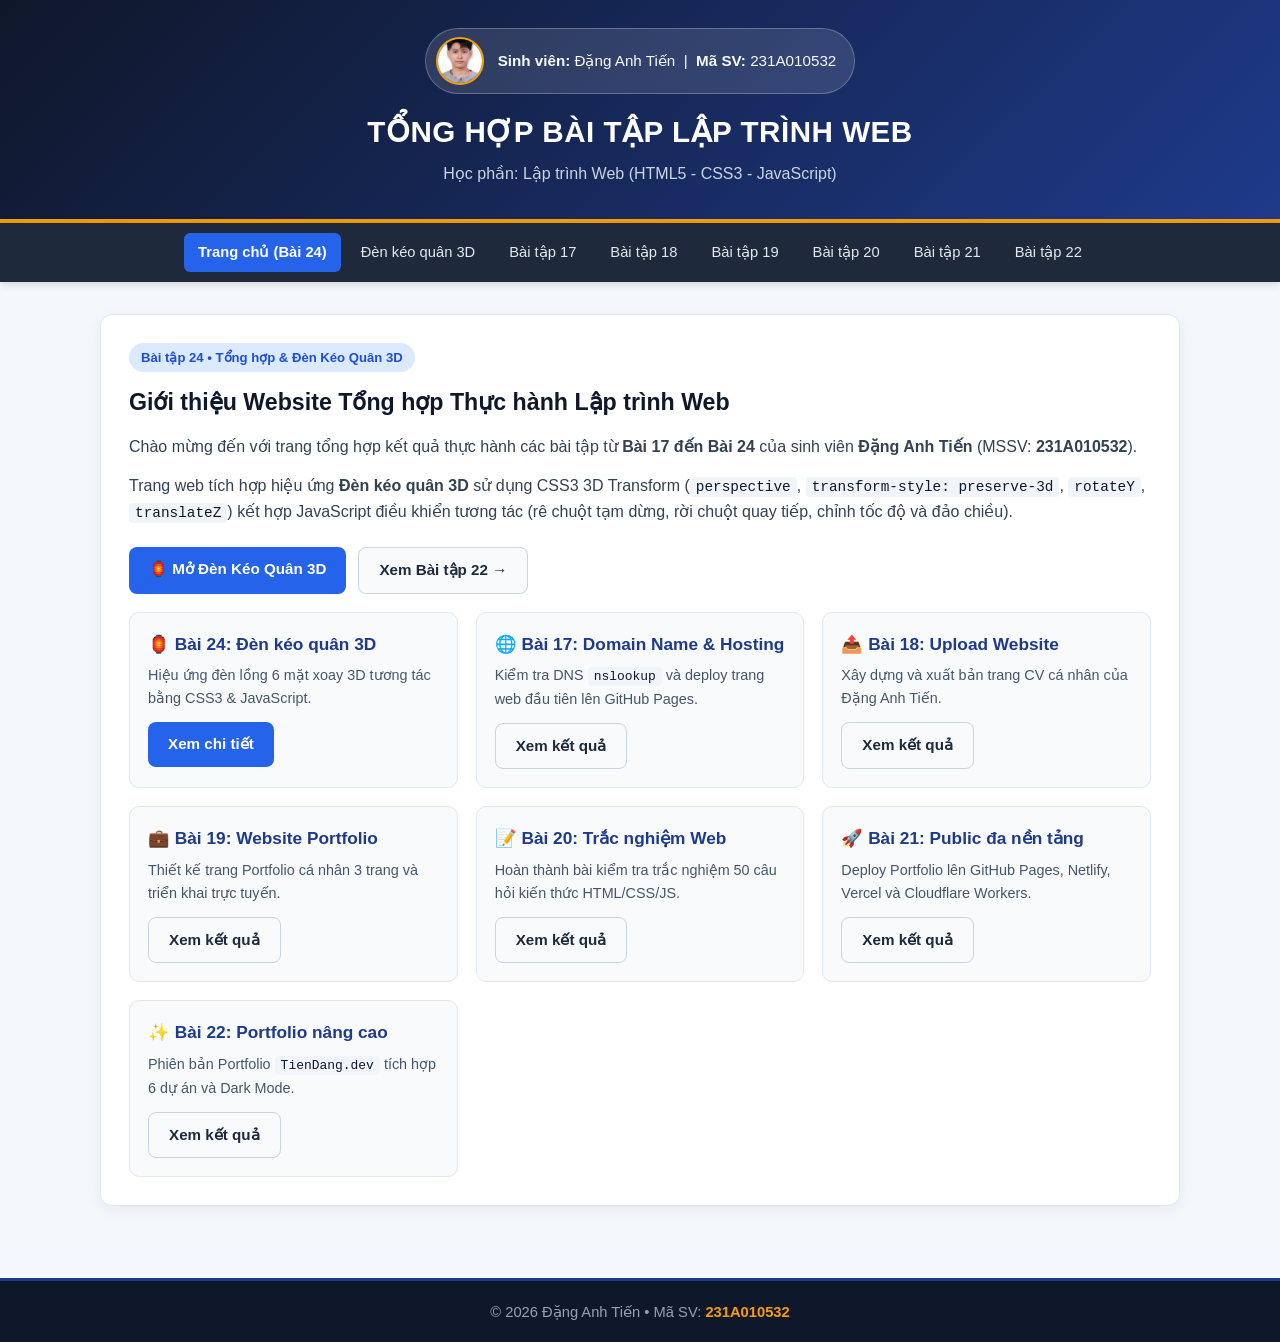
<file: index.html>
<!DOCTYPE html>
<html lang="vi">
<head>
  <meta charset="UTF-8">
  <meta name="viewport" content="width=device-width, initial-scale=1.0">
  <title>Trang chủ - Đặng Anh Tiến (231A010532)</title>
  <link rel="stylesheet" href="css/style.css">
</head>
<body>
  <header class="site-header">
    <div class="container header-inner">
      <div class="student-profile-bar">
        <img src="images/avatar.jpg" alt="Ảnh đại diện Đặng Anh Tiến" class="header-avatar">
        <div class="student-badge">
          <strong>Sinh viên:</strong> Đặng Anh Tiến &nbsp;|&nbsp;
          <strong>Mã SV:</strong> <span id="studentIdDisplay">231A010532</span>
        </div>
      </div>
      <h1>TỔNG HỢP BÀI TẬP LẬP TRÌNH WEB</h1>
      <p>Học phần: Lập trình Web (HTML5 - CSS3 - JavaScript)</p>
    </div>
  </header>

  <nav class="main-nav">
    <div class="container nav-list">
      <a href="index.html" class="active">Trang chủ (Bài 24)</a>
      <a href="den-keo-quan.html">Đèn kéo quân 3D</a>
      <a href="bt17.html">Bài tập 17</a>
      <a href="bt18.html">Bài tập 18</a>
      <a href="bt19.html">Bài tập 19</a>
      <a href="bt20.html">Bài tập 20</a>
      <a href="bt21.html">Bài tập 21</a>
      <a href="bt22.html">Bài tập 22</a>
    </div>
  </nav>

  <main class="container main-content">
    <section class="card">
      <span class="tag">Bài tập 24 • Tổng hợp &amp; Đèn Kéo Quân 3D</span>
      <h2>Giới thiệu Website Tổng hợp Thực hành Lập trình Web</h2>
      <p>Chào mừng đến với trang tổng hợp kết quả thực hành các bài tập từ <strong>Bài 17 đến Bài 24</strong> của sinh viên <strong>Đặng Anh Tiến</strong> (MSSV: <strong>231A010532</strong>).</p>
      <p>Trang web tích hợp hiệu ứng <strong>Đèn kéo quân 3D</strong> sử dụng CSS3 3D Transform (<code>perspective</code>, <code>transform-style: preserve-3d</code>, <code>rotateY</code>, <code>translateZ</code>) kết hợp JavaScript điều khiển tương tác (rê chuột tạm dừng, rời chuột quay tiếp, chỉnh tốc độ và đảo chiều).</p>

      <div class="action-row">
        <a href="den-keo-quan.html" class="btn btn-primary">🏮 Mở Đèn Kéo Quân 3D</a>
        <a href="bt22.html" class="btn btn-outline">Xem Bài tập 22 →</a>
      </div>

      <div class="exercise-grid">
        <div class="ex-item">
          <h3>🏮 Bài 24: Đèn kéo quân 3D</h3>
          <p>Hiệu ứng đèn lồng 6 mặt xoay 3D tương tác bằng CSS3 &amp; JavaScript.</p>
          <a href="den-keo-quan.html" class="btn btn-primary">Xem chi tiết</a>
        </div>
        <div class="ex-item">
          <h3>🌐 Bài 17: Domain Name &amp; Hosting</h3>
          <p>Kiểm tra DNS <code>nslookup</code> và deploy trang web đầu tiên lên GitHub Pages.</p>
          <a href="bt17.html" class="btn btn-outline">Xem kết quả</a>
        </div>
        <div class="ex-item">
          <h3>📤 Bài 18: Upload Website</h3>
          <p>Xây dựng và xuất bản trang CV cá nhân của Đặng Anh Tiến.</p>
          <a href="bt18.html" class="btn btn-outline">Xem kết quả</a>
        </div>
        <div class="ex-item">
          <h3>💼 Bài 19: Website Portfolio</h3>
          <p>Thiết kế trang Portfolio cá nhân 3 trang và triển khai trực tuyến.</p>
          <a href="bt19.html" class="btn btn-outline">Xem kết quả</a>
        </div>
        <div class="ex-item">
          <h3>📝 Bài 20: Trắc nghiệm Web</h3>
          <p>Hoàn thành bài kiểm tra trắc nghiệm 50 câu hỏi kiến thức HTML/CSS/JS.</p>
          <a href="bt20.html" class="btn btn-outline">Xem kết quả</a>
        </div>
        <div class="ex-item">
          <h3>🚀 Bài 21: Public đa nền tảng</h3>
          <p>Deploy Portfolio lên GitHub Pages, Netlify, Vercel và Cloudflare Workers.</p>
          <a href="bt21.html" class="btn btn-outline">Xem kết quả</a>
        </div>
        <div class="ex-item">
          <h3>✨ Bài 22: Portfolio nâng cao</h3>
          <p>Phiên bản Portfolio <code>TienDang.dev</code> tích hợp 6 dự án và Dark Mode.</p>
          <a href="bt22.html" class="btn btn-outline">Xem kết quả</a>
        </div>
      </div>
    </section>
  </main>

  <footer class="site-footer">
    <div class="container">
      <p>&copy; 2026 Đặng Anh Tiến • Mã SV: <span class="footer-mssv">231A010532</span></p>
    </div>
  </footer>

  <script src="js/main.js"></script>
</body>
</html>
</file>
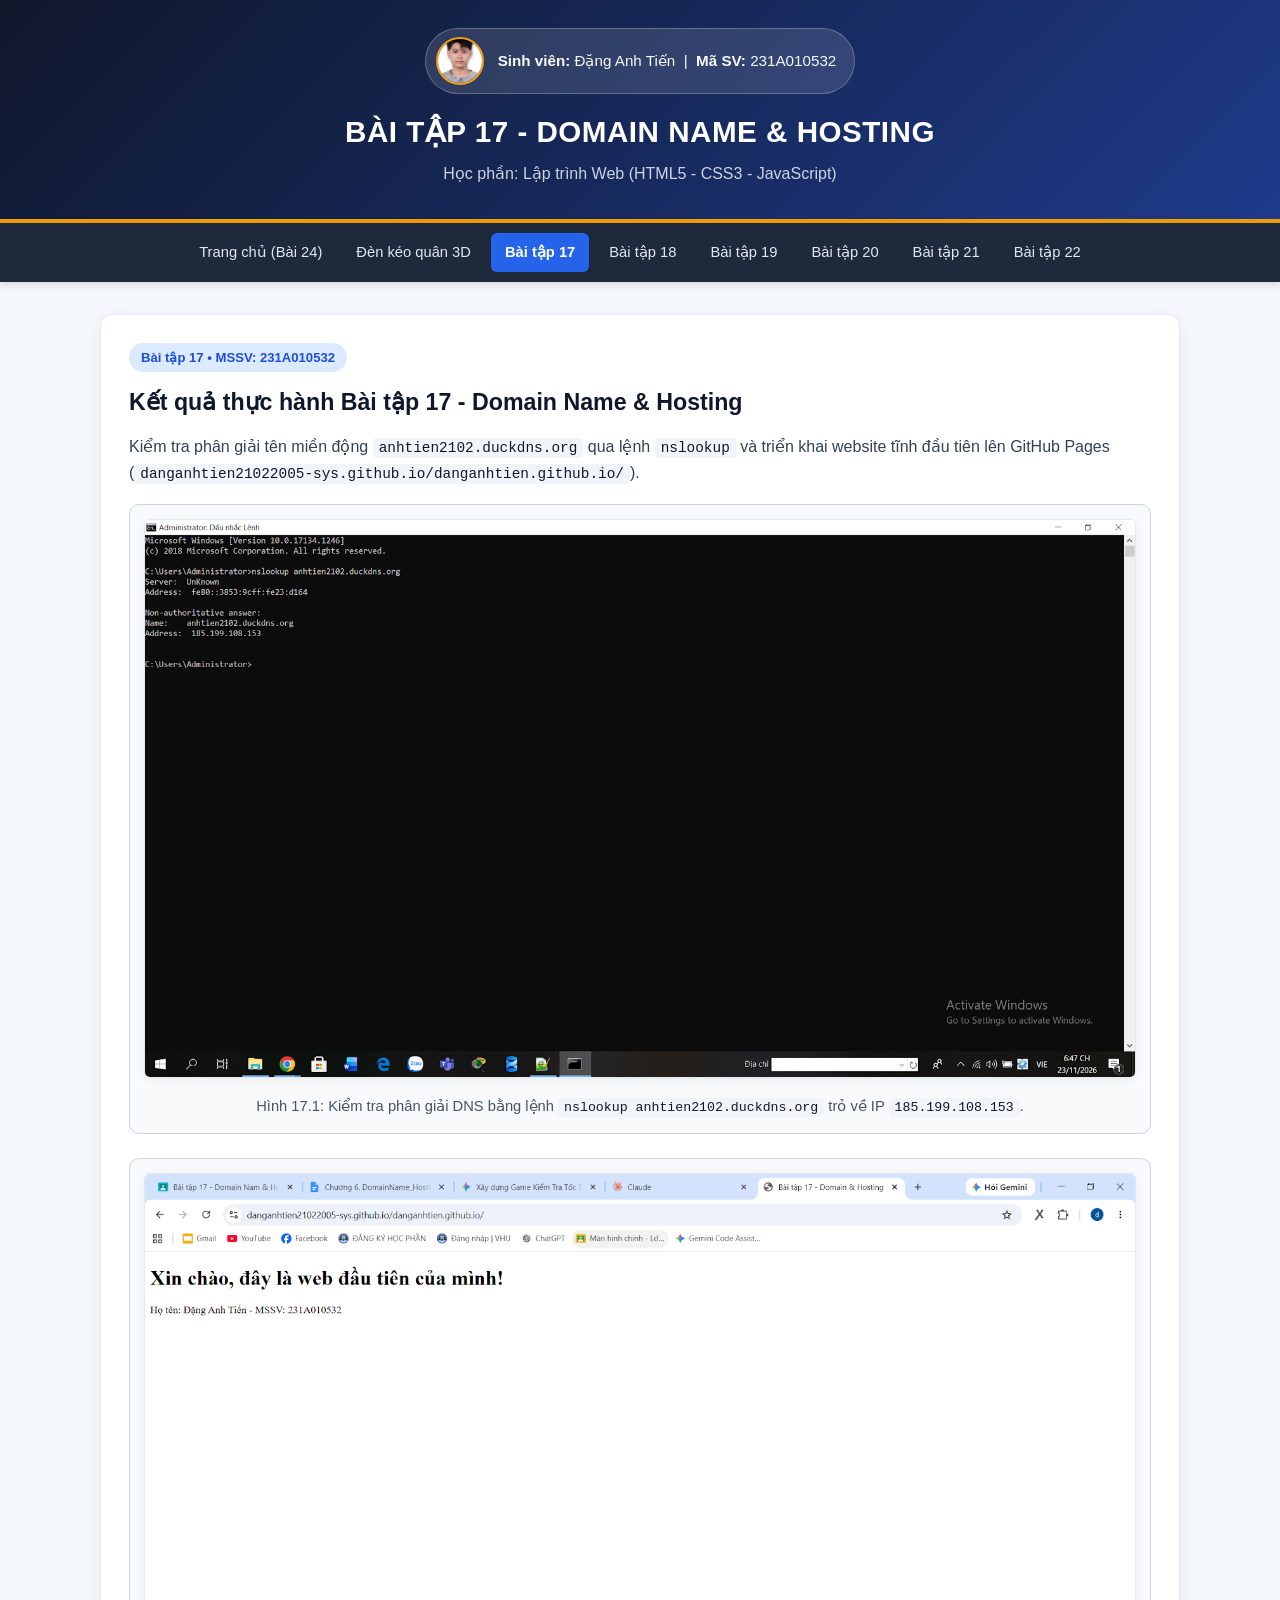
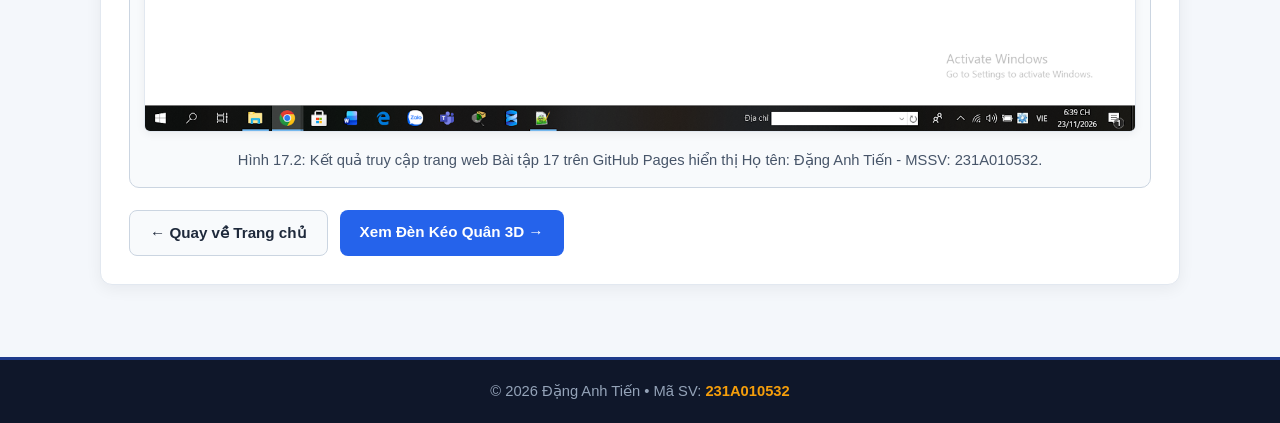
<file: bt17.html>
<!DOCTYPE html>
<html lang="vi">
<head>
  <meta charset="UTF-8">
  <meta name="viewport" content="width=device-width, initial-scale=1.0">
  <title>Bài tập 17 - Đặng Anh Tiến (231A010532)</title>
  <link rel="stylesheet" href="css/style.css">
</head>
<body>
  <header class="site-header">
    <div class="container header-inner">
      <div class="student-profile-bar">
        <img src="images/avatar.jpg" alt="Ảnh đại diện Đặng Anh Tiến" class="header-avatar">
        <div class="student-badge">
          <strong>Sinh viên:</strong> Đặng Anh Tiến &nbsp;|&nbsp;
          <strong>Mã SV:</strong> <span id="studentIdDisplay">231A010532</span>
        </div>
      </div>
      <h1>BÀI TẬP 17 - DOMAIN NAME & HOSTING</h1>
      <p>Học phần: Lập trình Web (HTML5 - CSS3 - JavaScript)</p>
    </div>
  </header>

  <nav class="main-nav">
    <div class="container nav-list">
      <a href="index.html">Trang chủ (Bài 24)</a>
      <a href="den-keo-quan.html">Đèn kéo quân 3D</a>
      <a href="bt17.html" class="active">Bài tập 17</a>
      <a href="bt18.html">Bài tập 18</a>
      <a href="bt19.html">Bài tập 19</a>
      <a href="bt20.html">Bài tập 20</a>
      <a href="bt21.html">Bài tập 21</a>
      <a href="bt22.html">Bài tập 22</a>
    </div>
  </nav>

  <main class="container main-content">
    <section class="card result-card">
      <span class="tag">Bài tập 17 • MSSV: 231A010532</span>
      <h2>Kết quả thực hành Bài tập 17 - Domain Name &amp; Hosting</h2>
      <p>Kiểm tra phân giải tên miền động <code>anhtien2102.duckdns.org</code> qua lệnh <code>nslookup</code> và triển khai website tĩnh đầu tiên lên GitHub Pages (<code>danganhtien21022005-sys.github.io/danganhtien.github.io/</code>).</p>

      <div class="screenshot-grid">
        <figure class="screenshot-box">
          <img src="images/kq-bt17-1.png" alt="Kết quả nslookup anhtien2102.duckdns.org">
          <figcaption>Hình 17.1: Kiểm tra phân giải DNS bằng lệnh <code>nslookup anhtien2102.duckdns.org</code> trỏ về IP <code>185.199.108.153</code>.</figcaption>
        </figure>

        <figure class="screenshot-box">
          <img src="images/kq-bt17-2.png" alt="Kết quả deploy GitHub Pages Bài tập 17">
          <figcaption>Hình 17.2: Kết quả truy cập trang web Bài tập 17 trên GitHub Pages hiển thị Họ tên: Đặng Anh Tiến - MSSV: 231A010532.</figcaption>
        </figure>
      </div>

      <div class="action-row">
        <a href="index.html" class="btn btn-outline">← Quay về Trang chủ</a>
        <a href="den-keo-quan.html" class="btn btn-primary">Xem Đèn Kéo Quân 3D →</a>
      </div>
    </section>
  </main>

  <footer class="site-footer">
    <div class="container">
      <p>&copy; 2026 Đặng Anh Tiến • Mã SV: <span class="footer-mssv">231A010532</span></p>
    </div>
  </footer>

  <script src="js/main.js"></script>
</body>
</html>
</file>
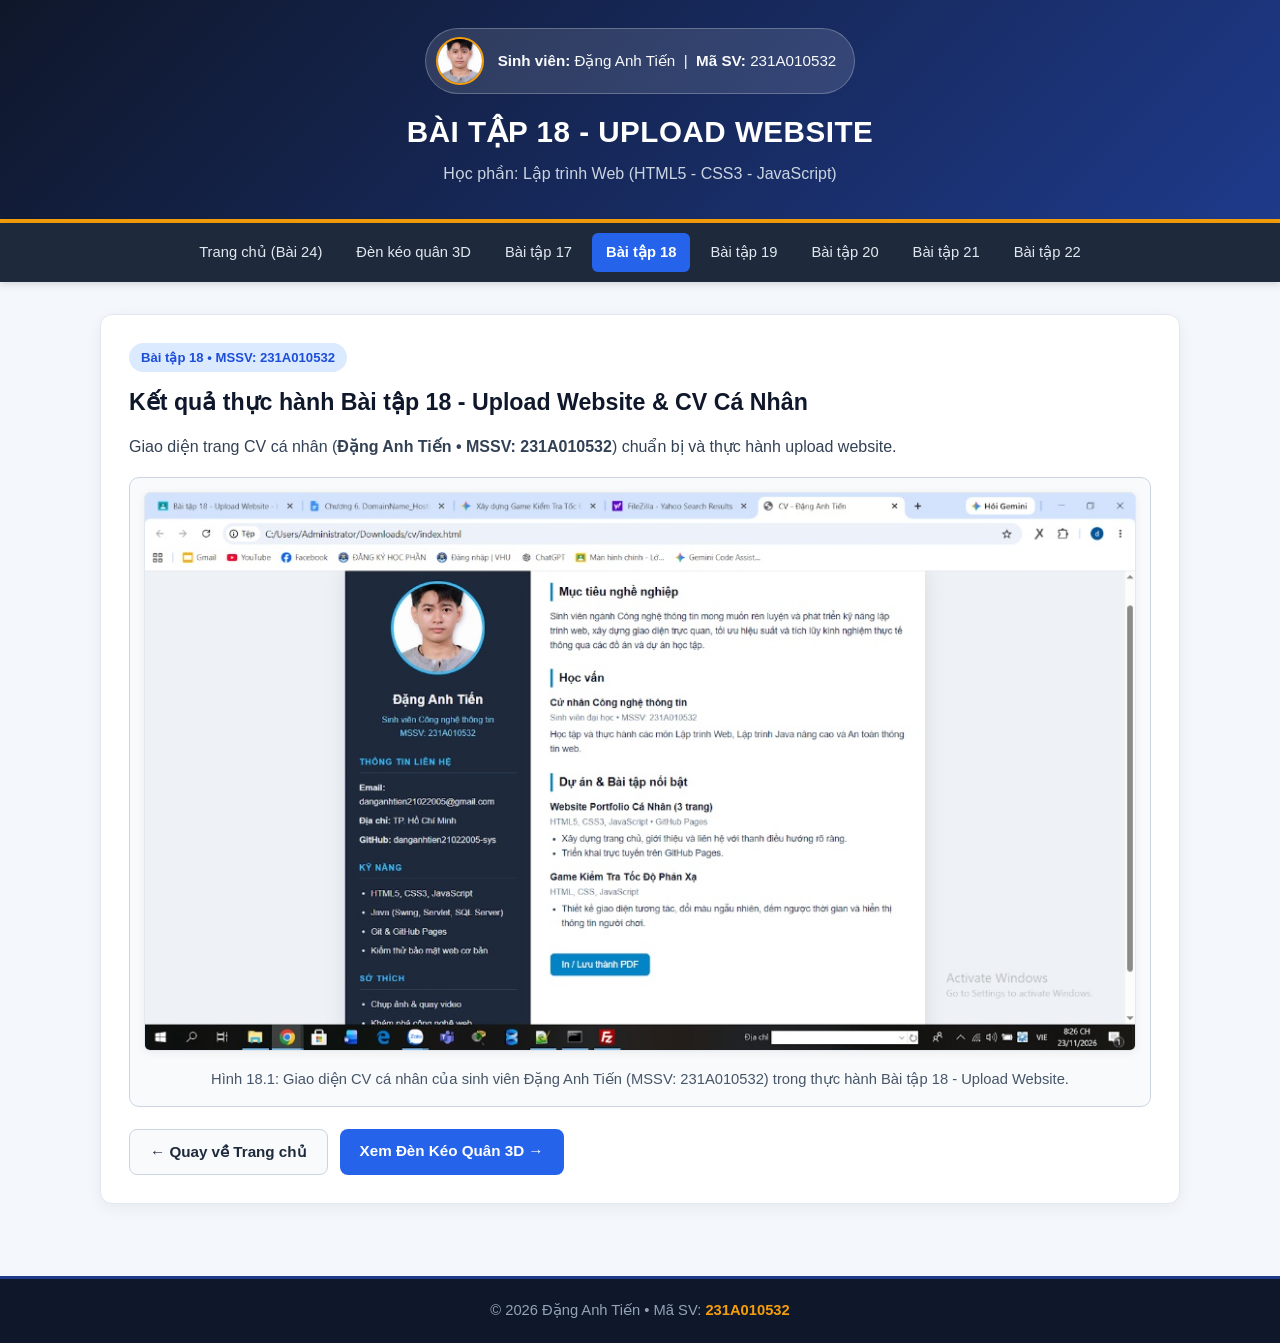
<file: bt18.html>
<!DOCTYPE html>
<html lang="vi">
<head>
  <meta charset="UTF-8">
  <meta name="viewport" content="width=device-width, initial-scale=1.0">
  <title>Bài tập 18 - Đặng Anh Tiến (231A010532)</title>
  <link rel="stylesheet" href="css/style.css">
</head>
<body>
  <header class="site-header">
    <div class="container header-inner">
      <div class="student-profile-bar">
        <img src="images/avatar.jpg" alt="Ảnh đại diện Đặng Anh Tiến" class="header-avatar">
        <div class="student-badge">
          <strong>Sinh viên:</strong> Đặng Anh Tiến &nbsp;|&nbsp;
          <strong>Mã SV:</strong> <span id="studentIdDisplay">231A010532</span>
        </div>
      </div>
      <h1>BÀI TẬP 18 - UPLOAD WEBSITE</h1>
      <p>Học phần: Lập trình Web (HTML5 - CSS3 - JavaScript)</p>
    </div>
  </header>

  <nav class="main-nav">
    <div class="container nav-list">
      <a href="index.html">Trang chủ (Bài 24)</a>
      <a href="den-keo-quan.html">Đèn kéo quân 3D</a>
      <a href="bt17.html">Bài tập 17</a>
      <a href="bt18.html" class="active">Bài tập 18</a>
      <a href="bt19.html">Bài tập 19</a>
      <a href="bt20.html">Bài tập 20</a>
      <a href="bt21.html">Bài tập 21</a>
      <a href="bt22.html">Bài tập 22</a>
    </div>
  </nav>

  <main class="container main-content">
    <section class="card result-card">
      <span class="tag">Bài tập 18 • MSSV: 231A010532</span>
      <h2>Kết quả thực hành Bài tập 18 - Upload Website &amp; CV Cá Nhân</h2>
      <p>Giao diện trang CV cá nhân (<strong>Đặng Anh Tiến • MSSV: 231A010532</strong>) chuẩn bị và thực hành upload website.</p>

      <div class="screenshot-grid">
        <figure class="screenshot-box">
          <img src="images/kq-bt18.jpg" alt="Kết quả thực hành Bài tập 18 - CV Đặng Anh Tiến">
          <figcaption>Hình 18.1: Giao diện CV cá nhân của sinh viên Đặng Anh Tiến (MSSV: 231A010532) trong thực hành Bài tập 18 - Upload Website.</figcaption>
        </figure>
      </div>

      <div class="action-row">
        <a href="index.html" class="btn btn-outline">← Quay về Trang chủ</a>
        <a href="den-keo-quan.html" class="btn btn-primary">Xem Đèn Kéo Quân 3D →</a>
      </div>
    </section>
  </main>

  <footer class="site-footer">
    <div class="container">
      <p>&copy; 2026 Đặng Anh Tiến • Mã SV: <span class="footer-mssv">231A010532</span></p>
    </div>
  </footer>

  <script src="js/main.js"></script>
</body>
</html>
</file>
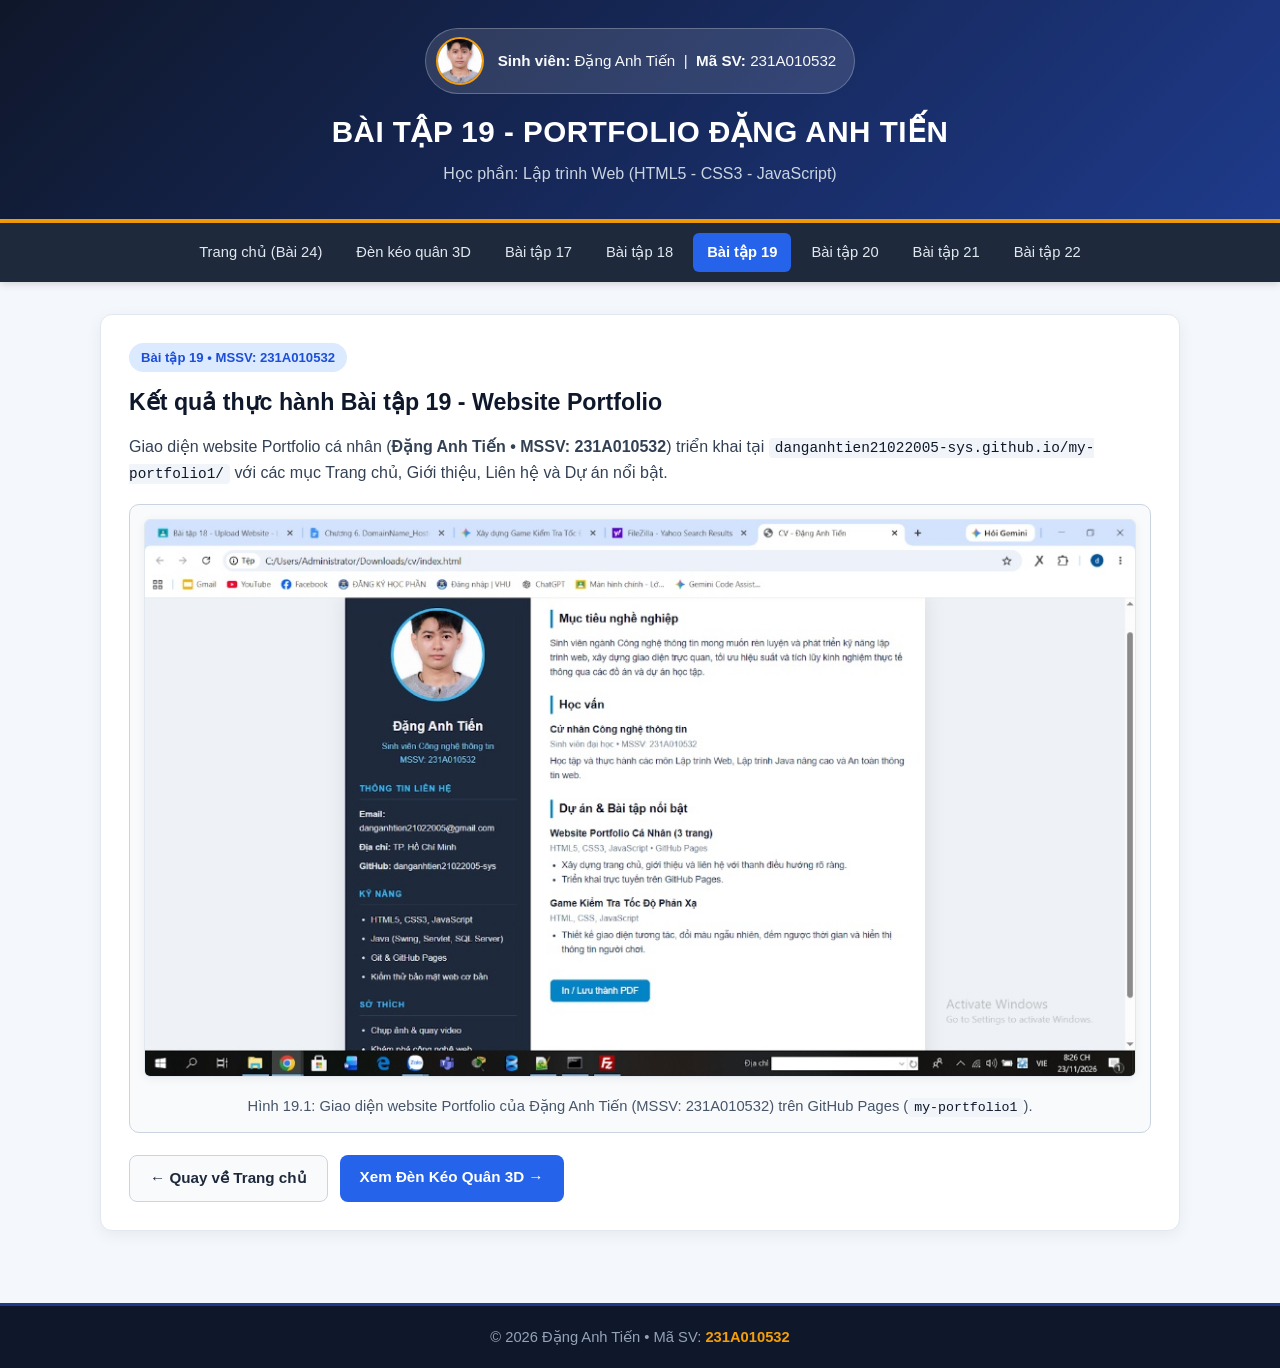
<file: bt19.html>
<!DOCTYPE html>
<html lang="vi">
<head>
  <meta charset="UTF-8">
  <meta name="viewport" content="width=device-width, initial-scale=1.0">
  <title>Bài tập 19 - Đặng Anh Tiến (231A010532)</title>
  <link rel="stylesheet" href="css/style.css">
</head>
<body>
  <header class="site-header">
    <div class="container header-inner">
      <div class="student-profile-bar">
        <img src="images/avatar.jpg" alt="Ảnh đại diện Đặng Anh Tiến" class="header-avatar">
        <div class="student-badge">
          <strong>Sinh viên:</strong> Đặng Anh Tiến &nbsp;|&nbsp;
          <strong>Mã SV:</strong> <span id="studentIdDisplay">231A010532</span>
        </div>
      </div>
      <h1>BÀI TẬP 19 - PORTFOLIO ĐẶNG ANH TIẾN</h1>
      <p>Học phần: Lập trình Web (HTML5 - CSS3 - JavaScript)</p>
    </div>
  </header>

  <nav class="main-nav">
    <div class="container nav-list">
      <a href="index.html">Trang chủ (Bài 24)</a>
      <a href="den-keo-quan.html">Đèn kéo quân 3D</a>
      <a href="bt17.html">Bài tập 17</a>
      <a href="bt18.html">Bài tập 18</a>
      <a href="bt19.html" class="active">Bài tập 19</a>
      <a href="bt20.html">Bài tập 20</a>
      <a href="bt21.html">Bài tập 21</a>
      <a href="bt22.html">Bài tập 22</a>
    </div>
  </nav>

  <main class="container main-content">
    <section class="card result-card">
      <span class="tag">Bài tập 19 • MSSV: 231A010532</span>
      <h2>Kết quả thực hành Bài tập 19 - Website Portfolio</h2>
      <p>Giao diện website Portfolio cá nhân (<strong>Đặng Anh Tiến • MSSV: 231A010532</strong>) triển khai tại <code>danganhtien21022005-sys.github.io/my-portfolio1/</code> với các mục Trang chủ, Giới thiệu, Liên hệ và Dự án nổi bật.</p>

      <div class="screenshot-grid">
        <figure class="screenshot-box">
          <img src="images/kq-bt19.jpg" alt="Kết quả thực hành Bài tập 19 - Portfolio Đặng Anh Tiến">
          <figcaption>Hình 19.1: Giao diện website Portfolio của Đặng Anh Tiến (MSSV: 231A010532) trên GitHub Pages (<code>my-portfolio1</code>).</figcaption>
        </figure>
      </div>

      <div class="action-row">
        <a href="index.html" class="btn btn-outline">← Quay về Trang chủ</a>
        <a href="den-keo-quan.html" class="btn btn-primary">Xem Đèn Kéo Quân 3D →</a>
      </div>
    </section>
  </main>

  <footer class="site-footer">
    <div class="container">
      <p>&copy; 2026 Đặng Anh Tiến • Mã SV: <span class="footer-mssv">231A010532</span></p>
    </div>
  </footer>

  <script src="js/main.js"></script>
</body>
</html>
</file>
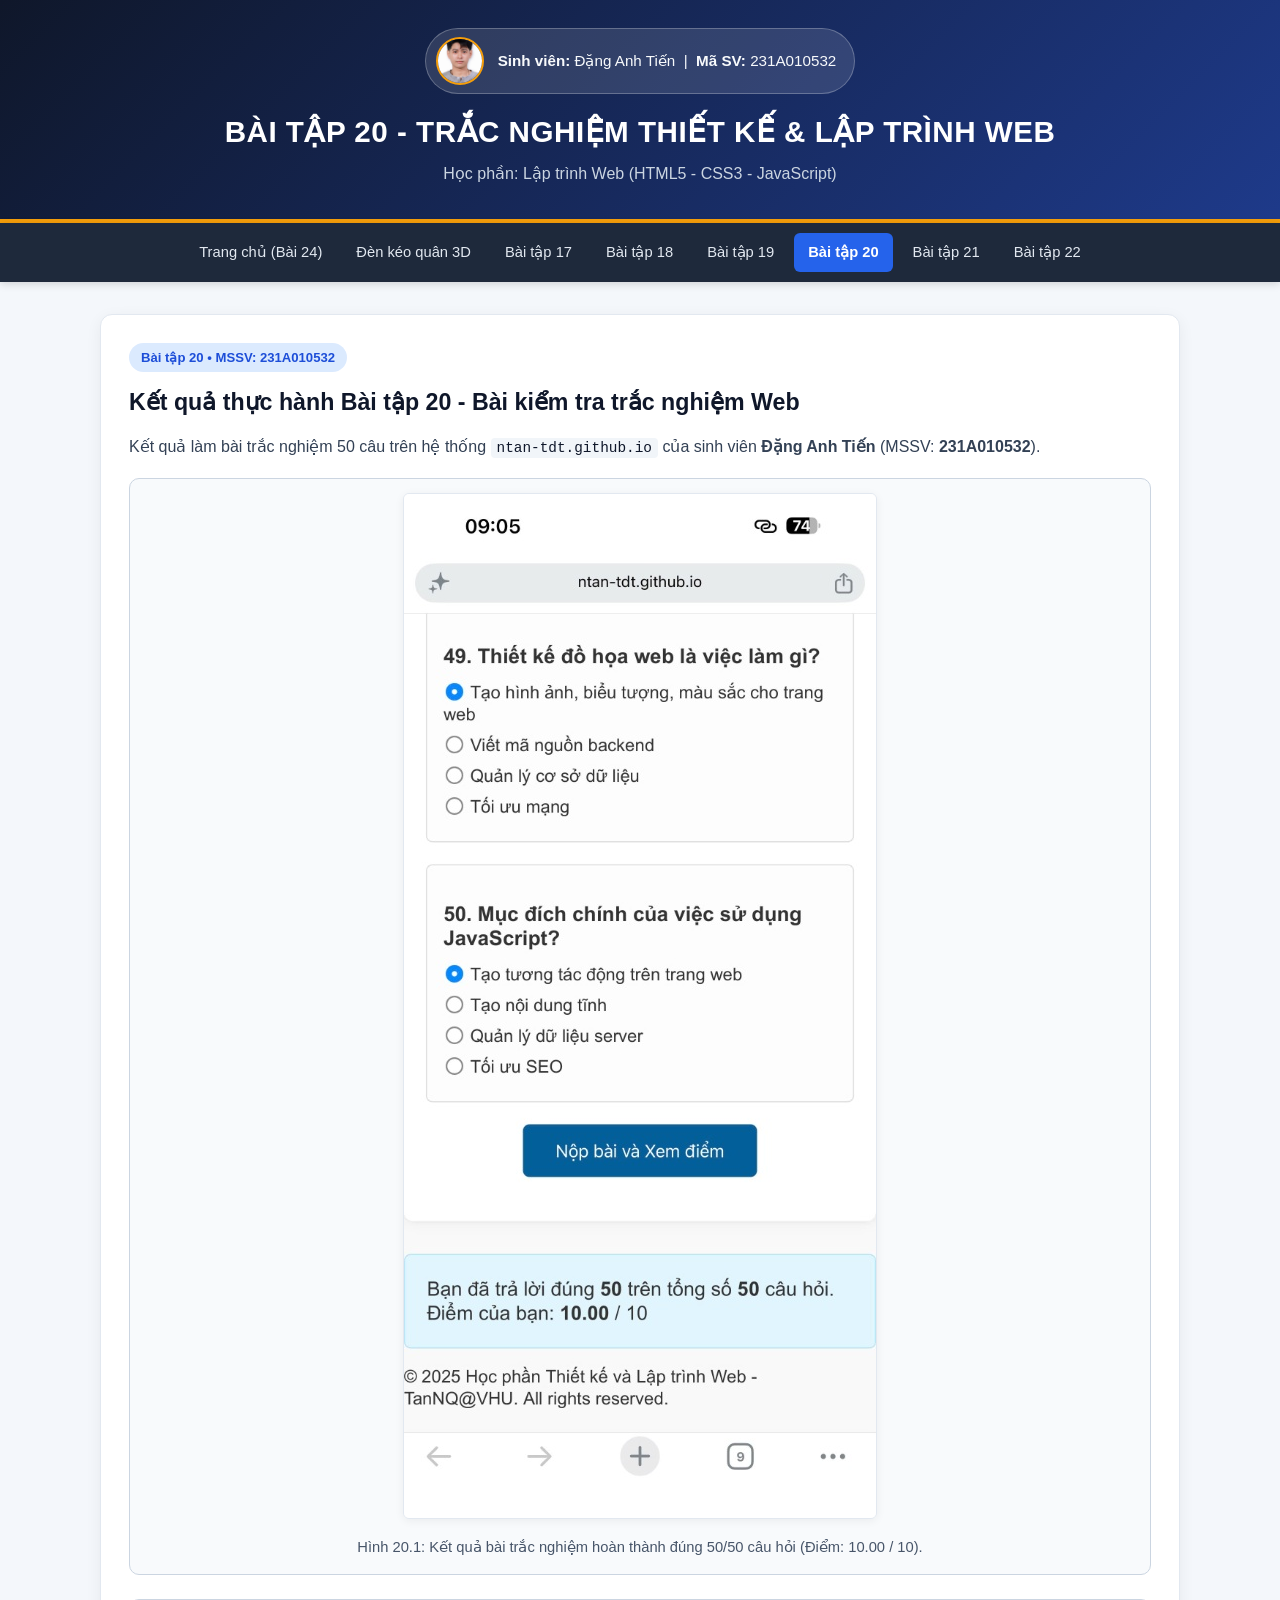
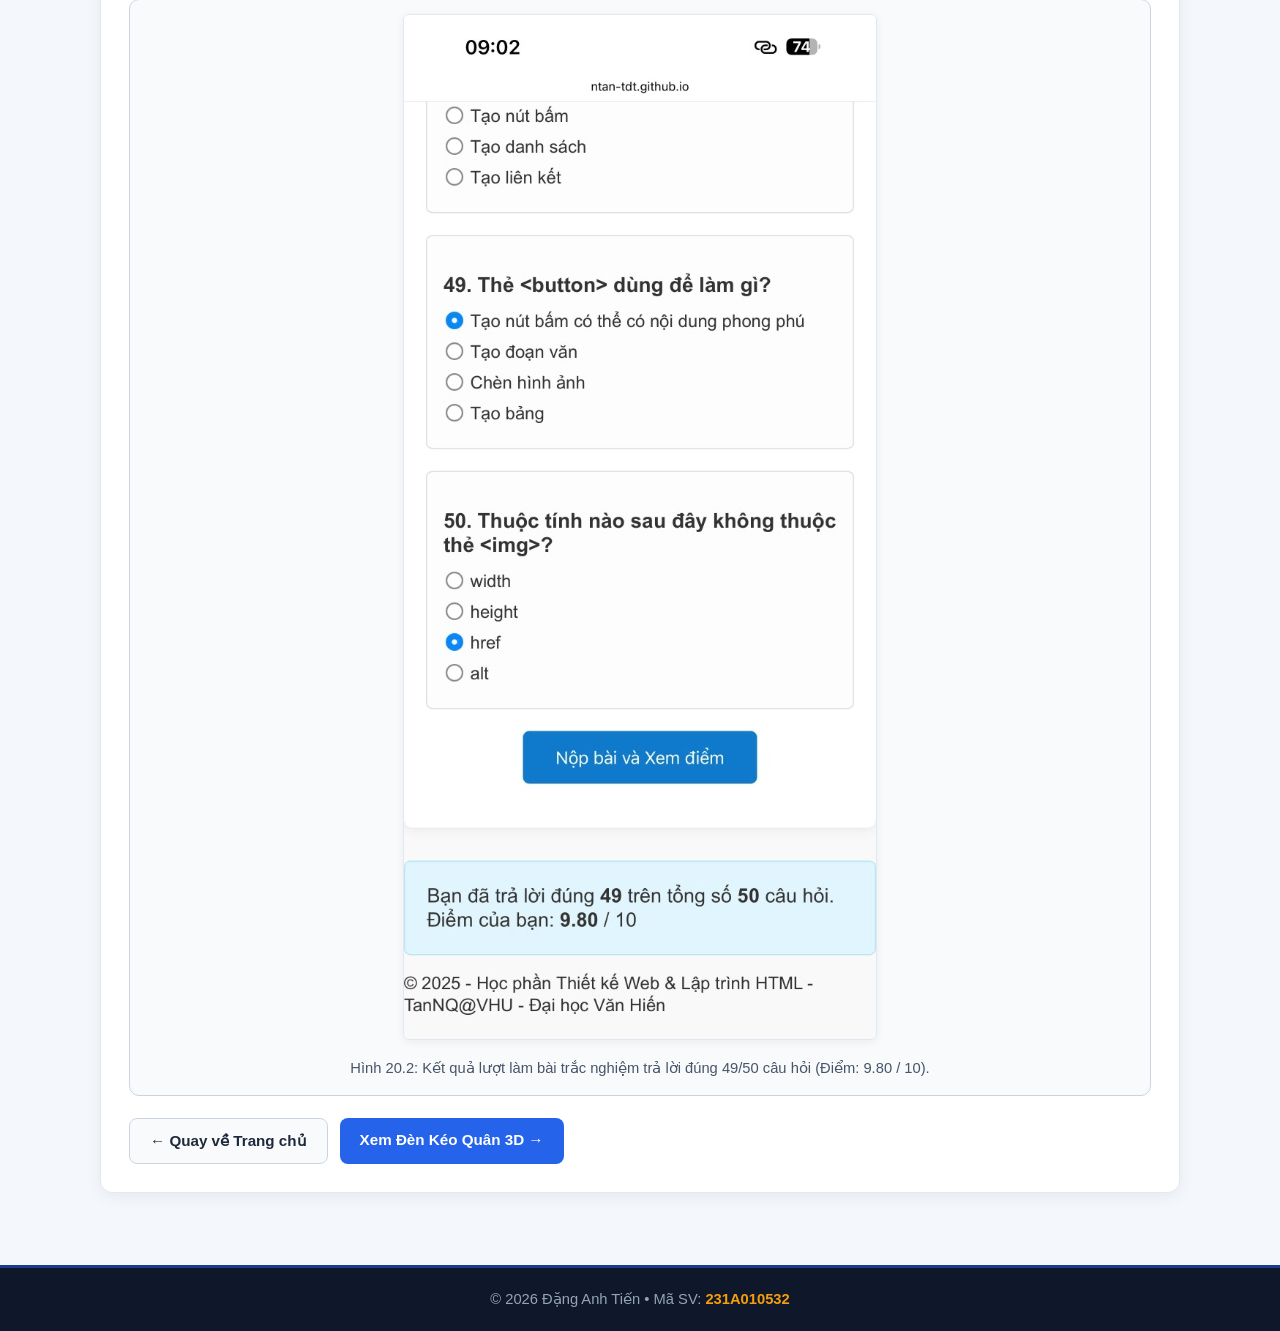
<file: bt20.html>
<!DOCTYPE html>
<html lang="vi">
<head>
  <meta charset="UTF-8">
  <meta name="viewport" content="width=device-width, initial-scale=1.0">
  <title>Bài tập 20 - Đặng Anh Tiến (231A010532)</title>
  <link rel="stylesheet" href="css/style.css">
</head>
<body>
  <header class="site-header">
    <div class="container header-inner">
      <div class="student-profile-bar">
        <img src="images/avatar.jpg" alt="Ảnh đại diện Đặng Anh Tiến" class="header-avatar">
        <div class="student-badge">
          <strong>Sinh viên:</strong> Đặng Anh Tiến &nbsp;|&nbsp;
          <strong>Mã SV:</strong> <span id="studentIdDisplay">231A010532</span>
        </div>
      </div>
      <h1>BÀI TẬP 20 - TRẮC NGHIỆM THIẾT KẾ & LẬP TRÌNH WEB</h1>
      <p>Học phần: Lập trình Web (HTML5 - CSS3 - JavaScript)</p>
    </div>
  </header>

  <nav class="main-nav">
    <div class="container nav-list">
      <a href="index.html">Trang chủ (Bài 24)</a>
      <a href="den-keo-quan.html">Đèn kéo quân 3D</a>
      <a href="bt17.html">Bài tập 17</a>
      <a href="bt18.html">Bài tập 18</a>
      <a href="bt19.html">Bài tập 19</a>
      <a href="bt20.html" class="active">Bài tập 20</a>
      <a href="bt21.html">Bài tập 21</a>
      <a href="bt22.html">Bài tập 22</a>
    </div>
  </nav>

  <main class="container main-content">
    <section class="card result-card">
      <span class="tag">Bài tập 20 • MSSV: 231A010532</span>
      <h2>Kết quả thực hành Bài tập 20 - Bài kiểm tra trắc nghiệm Web</h2>
      <p>Kết quả làm bài trắc nghiệm 50 câu trên hệ thống <code>ntan-tdt.github.io</code> của sinh viên <strong>Đặng Anh Tiến</strong> (MSSV: <strong>231A010532</strong>).</p>

      <div class="screenshot-grid">
        <figure class="screenshot-box">
          <img src="images/kq-bt20-1.jpg" alt="Kết quả bài trắc nghiệm Bài tập 20 - 10.00/10">
          <figcaption>Hình 20.1: Kết quả bài trắc nghiệm hoàn thành đúng 50/50 câu hỏi (Điểm: 10.00 / 10).</figcaption>
        </figure>

        <figure class="screenshot-box">
          <img src="images/kq-bt20-2.jpg" alt="Kết quả bài trắc nghiệm Bài tập 20 - 9.80/10">
          <figcaption>Hình 20.2: Kết quả lượt làm bài trắc nghiệm trả lời đúng 49/50 câu hỏi (Điểm: 9.80 / 10).</figcaption>
        </figure>
      </div>

      <div class="action-row">
        <a href="index.html" class="btn btn-outline">← Quay về Trang chủ</a>
        <a href="den-keo-quan.html" class="btn btn-primary">Xem Đèn Kéo Quân 3D →</a>
      </div>
    </section>
  </main>

  <footer class="site-footer">
    <div class="container">
      <p>&copy; 2026 Đặng Anh Tiến • Mã SV: <span class="footer-mssv">231A010532</span></p>
    </div>
  </footer>

  <script src="js/main.js"></script>
</body>
</html>
</file>
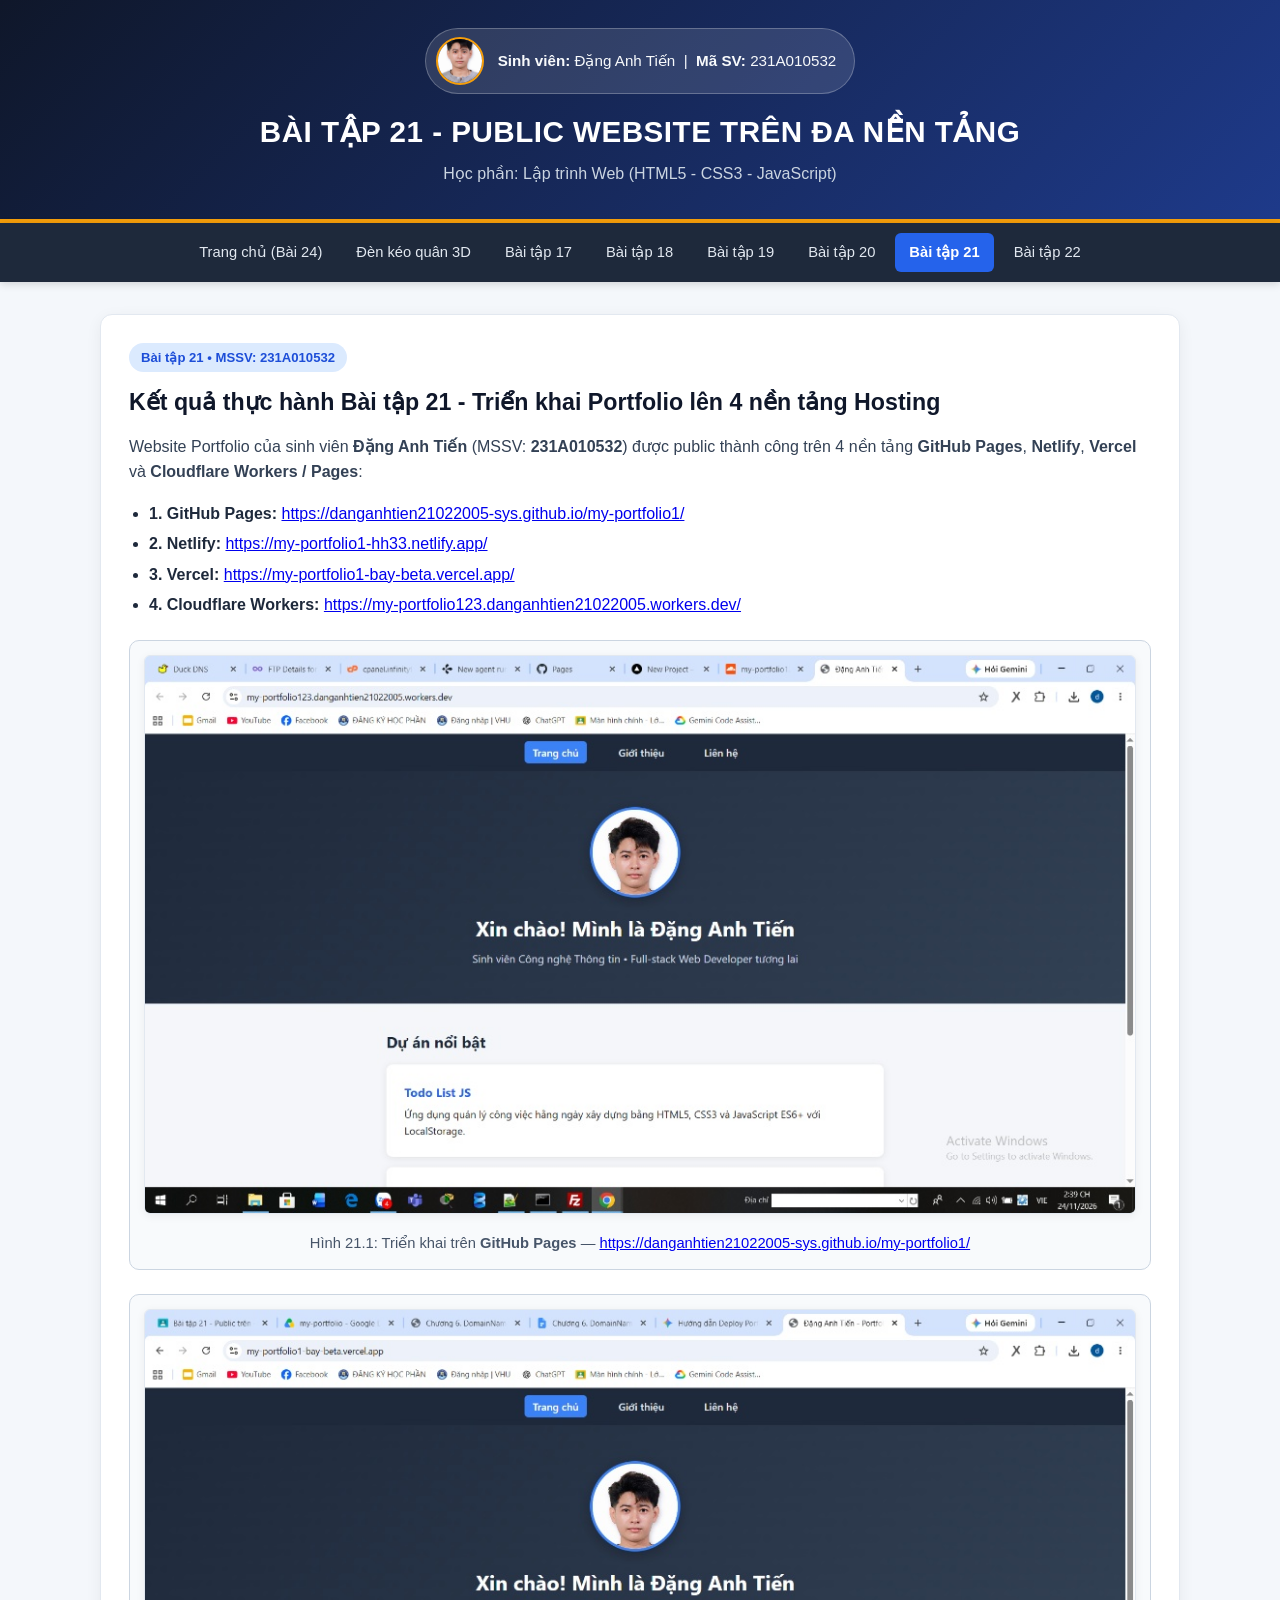
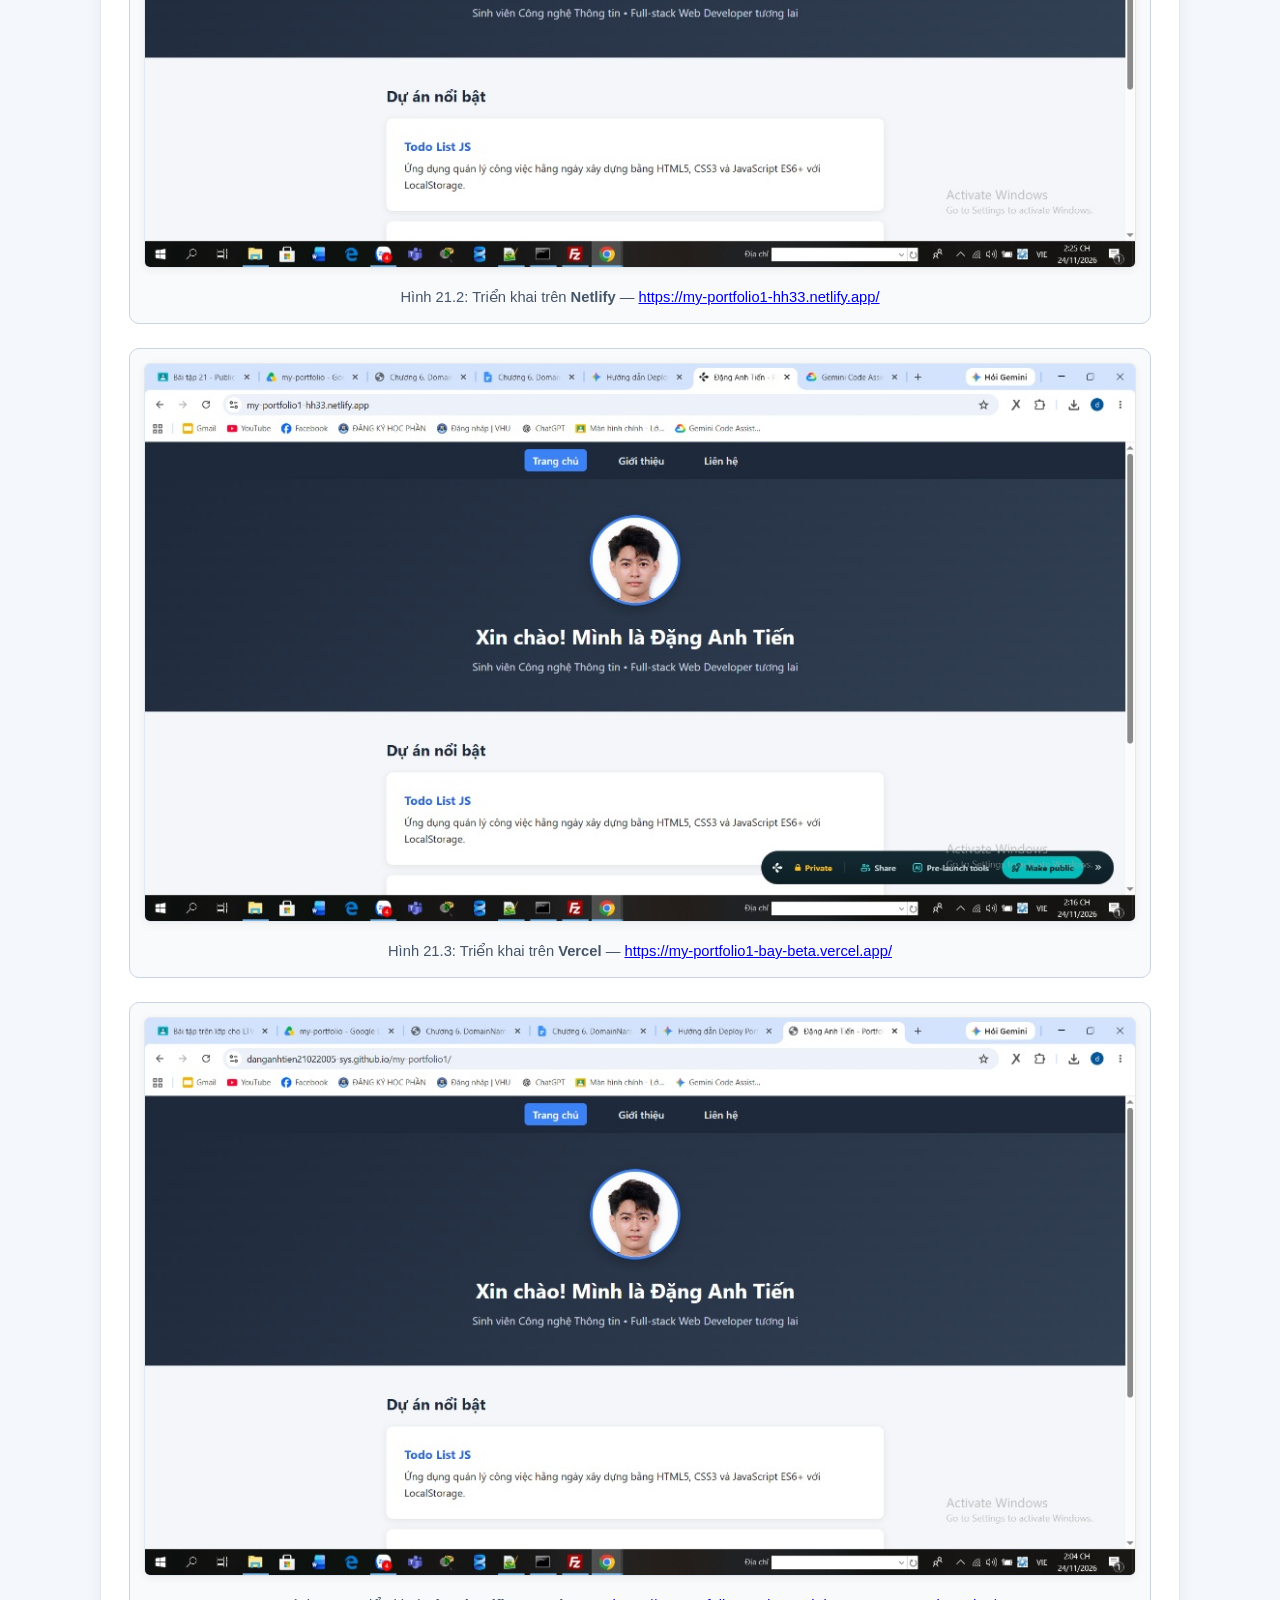
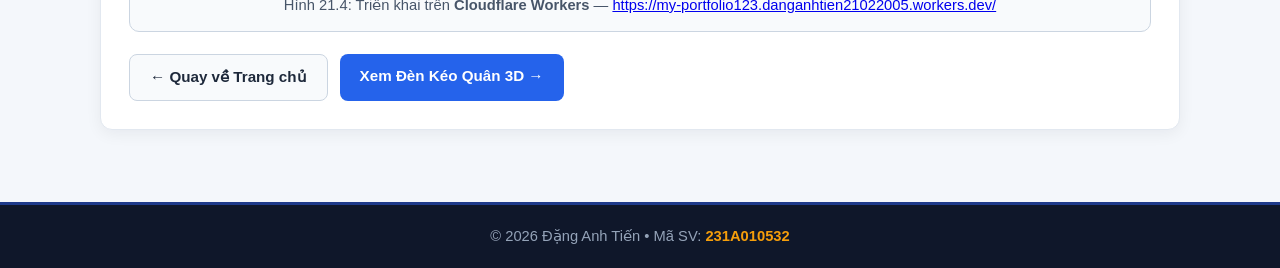
<file: bt21.html>
<!DOCTYPE html>
<html lang="vi">
<head>
  <meta charset="UTF-8">
  <meta name="viewport" content="width=device-width, initial-scale=1.0">
  <title>Bài tập 21 - Đặng Anh Tiến (231A010532)</title>
  <link rel="stylesheet" href="css/style.css">
</head>
<body>
  <header class="site-header">
    <div class="container header-inner">
      <div class="student-profile-bar">
        <img src="images/avatar.jpg" alt="Ảnh đại diện Đặng Anh Tiến" class="header-avatar">
        <div class="student-badge">
          <strong>Sinh viên:</strong> Đặng Anh Tiến &nbsp;|&nbsp;
          <strong>Mã SV:</strong> <span id="studentIdDisplay">231A010532</span>
        </div>
      </div>
      <h1>BÀI TẬP 21 - PUBLIC WEBSITE TRÊN ĐA NỀN TẢNG</h1>
      <p>Học phần: Lập trình Web (HTML5 - CSS3 - JavaScript)</p>
    </div>
  </header>

  <nav class="main-nav">
    <div class="container nav-list">
      <a href="index.html">Trang chủ (Bài 24)</a>
      <a href="den-keo-quan.html">Đèn kéo quân 3D</a>
      <a href="bt17.html">Bài tập 17</a>
      <a href="bt18.html">Bài tập 18</a>
      <a href="bt19.html">Bài tập 19</a>
      <a href="bt20.html">Bài tập 20</a>
      <a href="bt21.html" class="active">Bài tập 21</a>
      <a href="bt22.html">Bài tập 22</a>
    </div>
  </nav>

  <main class="container main-content">
    <section class="card result-card">
      <span class="tag">Bài tập 21 • MSSV: 231A010532</span>
      <h2>Kết quả thực hành Bài tập 21 - Triển khai Portfolio lên 4 nền tảng Hosting</h2>
      <p>Website Portfolio của sinh viên <strong>Đặng Anh Tiến</strong> (MSSV: <strong>231A010532</strong>) được public thành công trên 4 nền tảng <strong>GitHub Pages</strong>, <strong>Netlify</strong>, <strong>Vercel</strong> và <strong>Cloudflare Workers / Pages</strong>:</p>

      <ul class="deploy-links-list" style="margin: 12px 0 20px; padding-left: 20px; line-height: 1.9;">
        <li><strong>1. GitHub Pages:</strong> <a href="https://danganhtien21022005-sys.github.io/my-portfolio1/" target="_blank" rel="noopener noreferrer">https://danganhtien21022005-sys.github.io/my-portfolio1/</a></li>
        <li><strong>2. Netlify:</strong> <a href="https://my-portfolio1-hh33.netlify.app/" target="_blank" rel="noopener noreferrer">https://my-portfolio1-hh33.netlify.app/</a></li>
        <li><strong>3. Vercel:</strong> <a href="https://my-portfolio1-bay-beta.vercel.app/" target="_blank" rel="noopener noreferrer">https://my-portfolio1-bay-beta.vercel.app/</a></li>
        <li><strong>4. Cloudflare Workers:</strong> <a href="https://my-portfolio123.danganhtien21022005.workers.dev/" target="_blank" rel="noopener noreferrer">https://my-portfolio123.danganhtien21022005.workers.dev/</a></li>
      </ul>

      <div class="screenshot-grid">
        <figure class="screenshot-box">
          <img src="images/kq-bt21-1.jpg" alt="Kết quả deploy GitHub Pages - Bài tập 21">
          <figcaption>Hình 21.1: Triển khai trên <strong>GitHub Pages</strong> — <a href="https://danganhtien21022005-sys.github.io/my-portfolio1/" target="_blank" rel="noopener noreferrer">https://danganhtien21022005-sys.github.io/my-portfolio1/</a></figcaption>
        </figure>

        <figure class="screenshot-box">
          <img src="images/kq-bt21-2.jpg" alt="Kết quả deploy Netlify - Bài tập 21">
          <figcaption>Hình 21.2: Triển khai trên <strong>Netlify</strong> — <a href="https://my-portfolio1-hh33.netlify.app/" target="_blank" rel="noopener noreferrer">https://my-portfolio1-hh33.netlify.app/</a></figcaption>
        </figure>

        <figure class="screenshot-box">
          <img src="images/kq-bt21-3.jpg" alt="Kết quả deploy Vercel - Bài tập 21">
          <figcaption>Hình 21.3: Triển khai trên <strong>Vercel</strong> — <a href="https://my-portfolio1-bay-beta.vercel.app/" target="_blank" rel="noopener noreferrer">https://my-portfolio1-bay-beta.vercel.app/</a></figcaption>
        </figure>

        <figure class="screenshot-box">
          <img src="images/kq-bt21-4.jpg" alt="Kết quả deploy Cloudflare Workers - Bài tập 21">
          <figcaption>Hình 21.4: Triển khai trên <strong>Cloudflare Workers</strong> — <a href="https://my-portfolio123.danganhtien21022005.workers.dev/" target="_blank" rel="noopener noreferrer">https://my-portfolio123.danganhtien21022005.workers.dev/</a></figcaption>
        </figure>
      </div>

      <div class="action-row">
        <a href="index.html" class="btn btn-outline">← Quay về Trang chủ</a>
        <a href="den-keo-quan.html" class="btn btn-primary">Xem Đèn Kéo Quân 3D →</a>
      </div>
    </section>
  </main>

  <footer class="site-footer">
    <div class="container">
      <p>&copy; 2026 Đặng Anh Tiến • Mã SV: <span class="footer-mssv">231A010532</span></p>
    </div>
  </footer>

  <script src="js/main.js"></script>
</body>
</html>
</file>
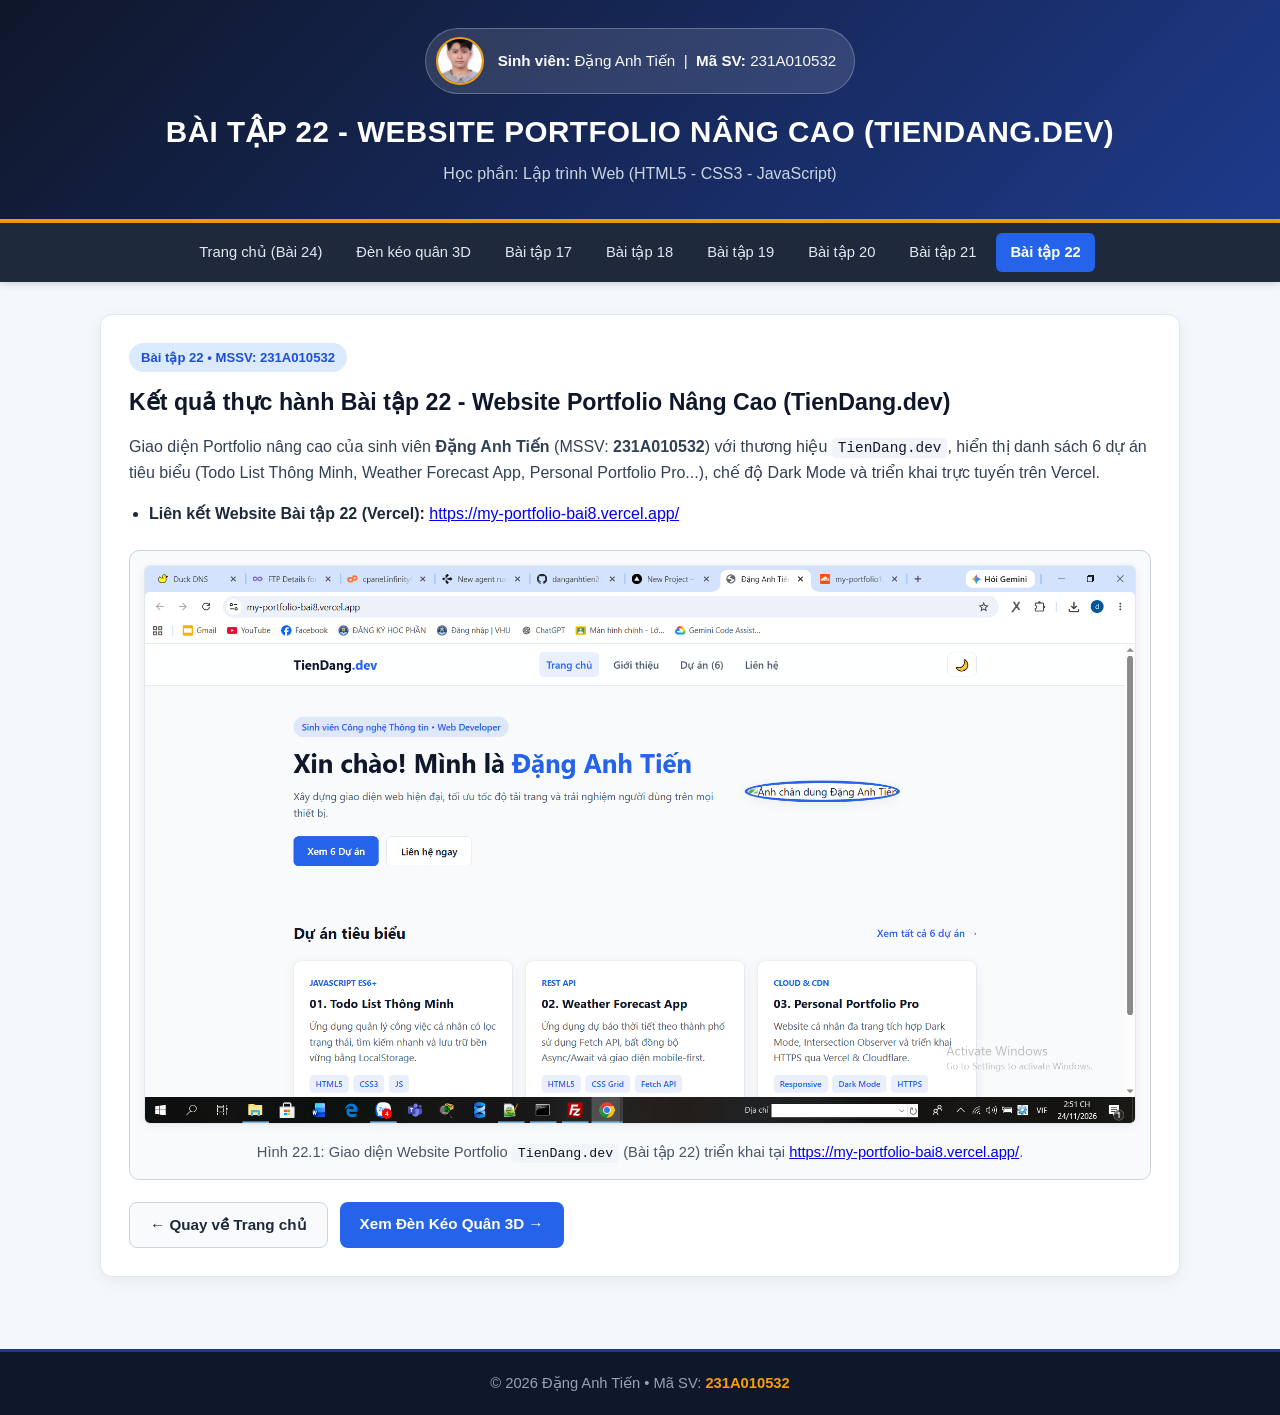
<file: bt22.html>
<!DOCTYPE html>
<html lang="vi">
<head>
  <meta charset="UTF-8">
  <meta name="viewport" content="width=device-width, initial-scale=1.0">
  <title>Bài tập 22 - Đặng Anh Tiến (231A010532)</title>
  <link rel="stylesheet" href="css/style.css">
</head>
<body>
  <header class="site-header">
    <div class="container header-inner">
      <div class="student-profile-bar">
        <img src="images/avatar.jpg" alt="Ảnh đại diện Đặng Anh Tiến" class="header-avatar">
        <div class="student-badge">
          <strong>Sinh viên:</strong> Đặng Anh Tiến &nbsp;|&nbsp;
          <strong>Mã SV:</strong> <span id="studentIdDisplay">231A010532</span>
        </div>
      </div>
      <h1>BÀI TẬP 22 - WEBSITE PORTFOLIO NÂNG CAO (TIENDANG.DEV)</h1>
      <p>Học phần: Lập trình Web (HTML5 - CSS3 - JavaScript)</p>
    </div>
  </header>

  <nav class="main-nav">
    <div class="container nav-list">
      <a href="index.html">Trang chủ (Bài 24)</a>
      <a href="den-keo-quan.html">Đèn kéo quân 3D</a>
      <a href="bt17.html">Bài tập 17</a>
      <a href="bt18.html">Bài tập 18</a>
      <a href="bt19.html">Bài tập 19</a>
      <a href="bt20.html">Bài tập 20</a>
      <a href="bt21.html">Bài tập 21</a>
      <a href="bt22.html" class="active">Bài tập 22</a>
    </div>
  </nav>

  <main class="container main-content">
    <section class="card result-card">
      <span class="tag">Bài tập 22 • MSSV: 231A010532</span>
      <h2>Kết quả thực hành Bài tập 22 - Website Portfolio Nâng Cao (TienDang.dev)</h2>
      <p>Giao diện Portfolio nâng cao của sinh viên <strong>Đặng Anh Tiến</strong> (MSSV: <strong>231A010532</strong>) với thương hiệu <code>TienDang.dev</code>, hiển thị danh sách 6 dự án tiêu biểu (Todo List Thông Minh, Weather Forecast App, Personal Portfolio Pro...), chế độ Dark Mode và triển khai trực tuyến trên Vercel.</p>

      <ul class="deploy-links-list" style="margin: 12px 0 20px; padding-left: 20px; line-height: 1.9;">
        <li><strong>Liên kết Website Bài tập 22 (Vercel):</strong> <a href="https://my-portfolio-bai8.vercel.app/" target="_blank" rel="noopener noreferrer">https://my-portfolio-bai8.vercel.app/</a></li>
      </ul>

      <div class="screenshot-grid">
        <figure class="screenshot-box">
          <img src="images/kq-bt22.png" alt="Kết quả thực hành Bài tập 22 - TienDang.dev trên Vercel">
          <figcaption>Hình 22.1: Giao diện Website Portfolio <code>TienDang.dev</code> (Bài tập 22) triển khai tại <a href="https://my-portfolio-bai8.vercel.app/" target="_blank" rel="noopener noreferrer">https://my-portfolio-bai8.vercel.app/</a>.</figcaption>
        </figure>
      </div>

      <div class="action-row">
        <a href="index.html" class="btn btn-outline">← Quay về Trang chủ</a>
        <a href="den-keo-quan.html" class="btn btn-primary">Xem Đèn Kéo Quân 3D →</a>
      </div>
    </section>
  </main>

  <footer class="site-footer">
    <div class="container">
      <p>&copy; 2026 Đặng Anh Tiến • Mã SV: <span class="footer-mssv">231A010532</span></p>
    </div>
  </footer>

  <script src="js/main.js"></script>
</body>
</html>
</file>
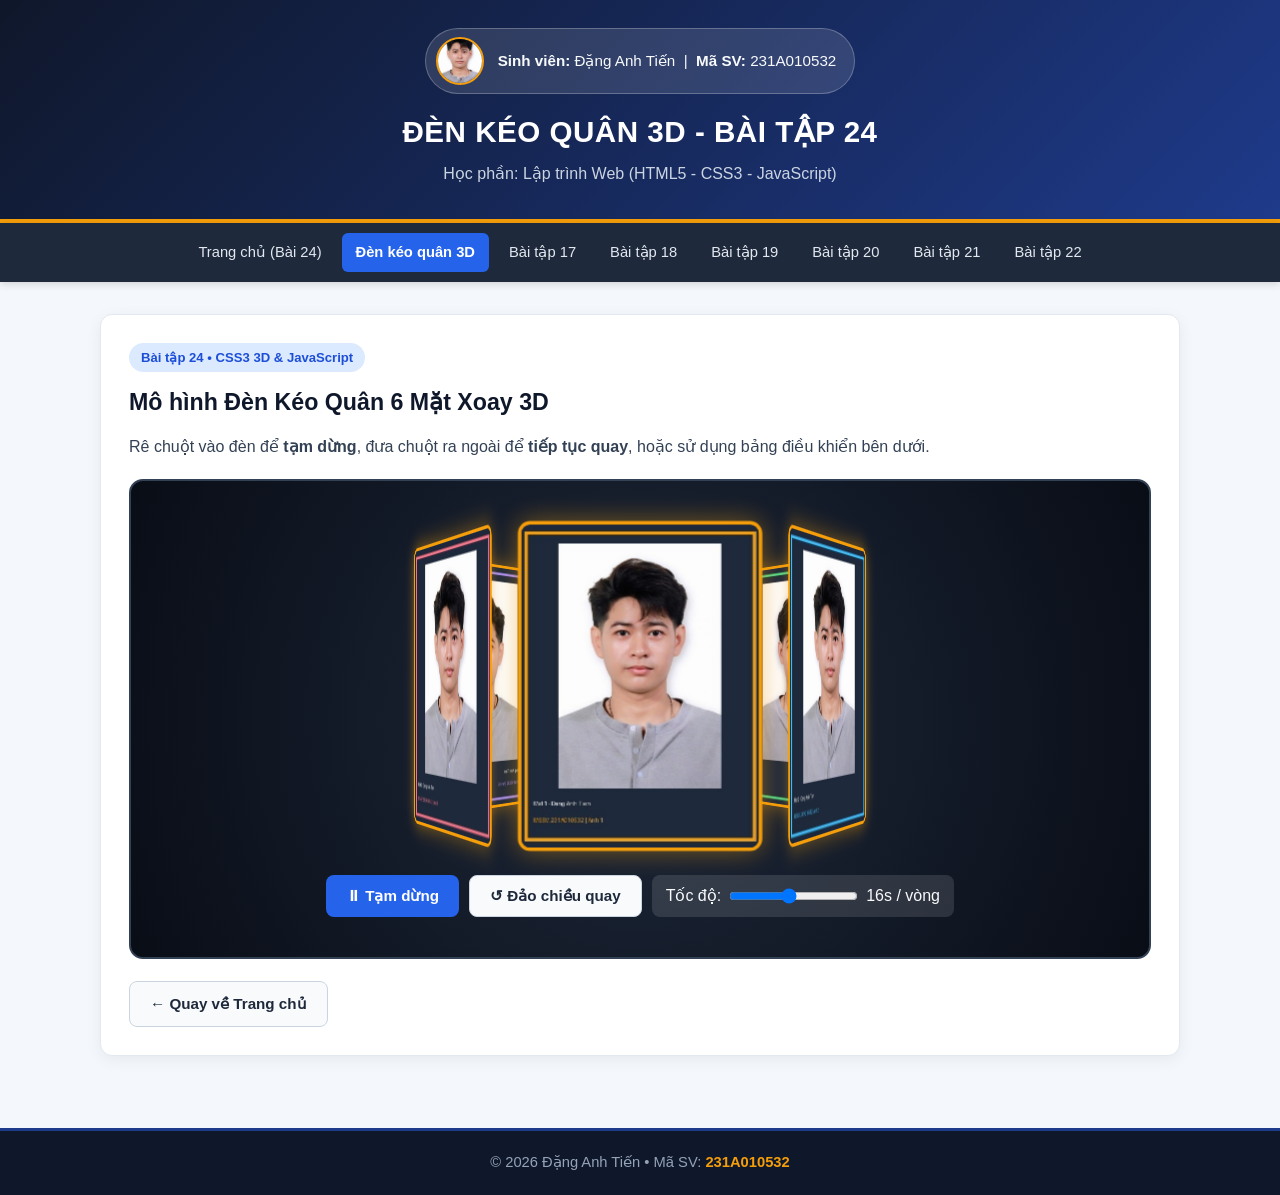
<file: den-keo-quan.html>
<!DOCTYPE html>
<html lang="vi">
<head>
  <meta charset="UTF-8">
  <meta name="viewport" content="width=device-width, initial-scale=1.0">
  <title>Đèn Kéo Quân 3D - Đặng Anh Tiến (231A010532)</title>
  <link rel="stylesheet" href="css/style.css">
</head>
<body>
  <header class="site-header">
    <div class="container header-inner">
      <div class="student-profile-bar">
        <img src="images/avatar.jpg" alt="Ảnh đại diện Đặng Anh Tiến" class="header-avatar">
        <div class="student-badge">
          <strong>Sinh viên:</strong> Đặng Anh Tiến &nbsp;|&nbsp;
          <strong>Mã SV:</strong> <span id="studentIdDisplay">231A010532</span>
        </div>
      </div>
      <h1>ĐÈN KÉO QUÂN 3D - BÀI TẬP 24</h1>
      <p>Học phần: Lập trình Web (HTML5 - CSS3 - JavaScript)</p>
    </div>
  </header>

  <nav class="main-nav">
    <div class="container nav-list">
      <a href="index.html">Trang chủ (Bài 24)</a>
      <a href="den-keo-quan.html" class="active">Đèn kéo quân 3D</a>
      <a href="bt17.html">Bài tập 17</a>
      <a href="bt18.html">Bài tập 18</a>
      <a href="bt19.html">Bài tập 19</a>
      <a href="bt20.html">Bài tập 20</a>
      <a href="bt21.html">Bài tập 21</a>
      <a href="bt22.html">Bài tập 22</a>
    </div>
  </nav>

  <main class="container main-content">
    <section class="card">
      <span class="tag">Bài tập 24 • CSS3 3D &amp; JavaScript</span>
      <h2>Mô hình Đèn Kéo Quân 6 Mặt Xoay 3D</h2>
      <p>Rê chuột vào đèn để <strong>tạm dừng</strong>, đưa chuột ra ngoài để <strong>tiếp tục quay</strong>, hoặc sử dụng bảng điều khiển bên dưới.</p>

      <div class="lantern-stage">
        <div class="scene-3d">
          <div class="lantern-carousel" id="lanternCarousel">
            <div class="lantern-face"><img src="images/photo1.jpg" alt="Mặt 1"></div>
            <div class="lantern-face"><img src="images/photo2.jpg" alt="Mặt 2"></div>
            <div class="lantern-face"><img src="images/photo3.jpg" alt="Mặt 3"></div>
            <div class="lantern-face"><img src="images/photo4.jpg" alt="Mặt 4"></div>
            <div class="lantern-face"><img src="images/photo5.jpg" alt="Mặt 5"></div>
            <div class="lantern-face"><img src="images/photo6.jpg" alt="Mặt 6"></div>
          </div>
        </div>

        <div class="lantern-controls">
          <button type="button" id="toggleSpinBtn" class="btn btn-primary">⏸ Tạm dừng</button>
          <button type="button" id="reverseDirBtn" class="btn btn-outline">↺ Đảo chiều quay</button>
          <label style="color:#f8fafc; display:inline-flex; align-items:center; gap:8px; background:rgba(255,255,255,0.12); padding:8px 14px; border-radius:8px;">
            Tốc độ:
            <input type="range" id="speedRange" min="4" max="30" value="16">
            <span id="speedLabel">16s / vòng</span>
          </label>
        </div>
      </div>

      <div class="action-row">
        <a href="index.html" class="btn btn-outline">← Quay về Trang chủ</a>
      </div>
    </section>
  </main>

  <footer class="site-footer">
    <div class="container">
      <p>&copy; 2026 Đặng Anh Tiến • Mã SV: <span class="footer-mssv">231A010532</span></p>
    </div>
  </footer>

  <script src="js/main.js"></script>
  <script src="js/lantern.js"></script>
</body>
</html>
</file>
<file: css/style.css>
* {
  box-sizing: border-box;
  margin: 0;
  padding: 0;
}

body {
  font-family: 'Segoe UI', Tahoma, Geneva, Verdana, sans-serif;
  background-color: #f4f7fb;
  color: #1e293b;
  line-height: 1.6;
}

.container {
  max-width: 1120px;
  margin: 0 auto;
  padding: 0 20px;
}

.site-header {
  background: linear-gradient(135deg, #0f172a 0%, #1e3a8a 100%);
  color: #ffffff;
  padding: 28px 0 32px;
  text-align: center;
  border-bottom: 4px solid #f59e0b;
}

.student-profile-bar {
  display: inline-flex;
  align-items: center;
  gap: 14px;
  background: rgba(255, 255, 255, 0.12);
  border: 1px solid rgba(255, 255, 255, 0.25);
  padding: 8px 18px 8px 10px;
  border-radius: 999px;
  margin-bottom: 14px;
}

.header-avatar {
  width: 48px;
  height: 48px;
  border-radius: 50%;
  object-fit: cover;
  border: 2px solid #f59e0b;
}

.student-badge {
  font-size: 0.95rem;
  color: #f8fafc;
}

.site-header h1 {
  font-size: 1.85rem;
  letter-spacing: 0.5px;
  margin-bottom: 6px;
}

.site-header p {
  color: #cbd5e1;
  font-size: 1rem;
}

.main-nav {
  background-color: #1e293b;
  position: sticky;
  top: 0;
  z-index: 100;
  box-shadow: 0 2px 8px rgba(0, 0, 0, 0.15);
}

.nav-list {
  display: flex;
  flex-wrap: wrap;
  justify-content: center;
  gap: 6px;
  padding: 10px 12px;
}

.nav-list a {
  color: #e2e8f0;
  text-decoration: none;
  padding: 8px 14px;
  border-radius: 6px;
  font-size: 0.92rem;
  font-weight: 500;
  transition: all 0.2s ease;
}

.nav-list a:hover {
  background-color: #334155;
  color: #ffffff;
}

.nav-list a.active {
  background-color: #2563eb;
  color: #ffffff;
  font-weight: 600;
}

.main-content {
  padding: 32px 20px 48px;
}

.card {
  background: #ffffff;
  border-radius: 12px;
  padding: 28px;
  margin-bottom: 24px;
  box-shadow: 0 4px 16px rgba(15, 23, 42, 0.06);
  border: 1px solid #e2e8f0;
}

.tag {
  display: inline-block;
  background-color: #dbeafe;
  color: #1d4ed8;
  font-size: 0.82rem;
  font-weight: 600;
  padding: 4px 12px;
  border-radius: 999px;
  margin-bottom: 12px;
}

.card h2 {
  font-size: 1.45rem;
  color: #0f172a;
  margin-bottom: 12px;
}

.card p {
  color: #334155;
  margin-bottom: 14px;
}

code {
  background-color: #f1f5f9;
  color: #0f172a;
  padding: 2px 6px;
  border-radius: 4px;
  font-family: Consolas, Monaco, monospace;
  font-size: 0.9em;
}

.action-row {
  display: flex;
  flex-wrap: wrap;
  gap: 12px;
  margin-top: 22px;
}

.btn {
  display: inline-block;
  padding: 10px 20px;
  border-radius: 8px;
  font-weight: 600;
  text-decoration: none;
  font-size: 0.95rem;
  cursor: pointer;
  border: none;
  transition: all 0.2s ease;
}

.btn-primary {
  background-color: #2563eb;
  color: #ffffff;
}

.btn-primary:hover {
  background-color: #1d4ed8;
}

.btn-outline {
  background-color: #f8fafc;
  color: #1e293b;
  border: 1px solid #cbd5e1;
}

.btn-outline:hover {
  background-color: #e2e8f0;
}

.exercise-grid {
  display: grid;
  grid-template-columns: repeat(auto-fit, minmax(260px, 1fr));
  gap: 18px;
  margin-top: 18px;
}

.ex-item {
  background: #f8fafc;
  border: 1px solid #e2e8f0;
  border-radius: 10px;
  padding: 18px;
  transition: transform 0.2s ease, box-shadow 0.2s ease;
}

.ex-item:hover {
  transform: translateY(-3px);
  box-shadow: 0 6px 14px rgba(15, 23, 42, 0.08);
}

.ex-item h3 {
  font-size: 1.08rem;
  color: #1e3a8a;
  margin-bottom: 6px;
}

.ex-item p {
  font-size: 0.9rem;
  color: #475569;
  margin-bottom: 12px;
}

.screenshot-grid {
  display: grid;
  grid-template-columns: 1fr;
  gap: 24px;
  margin-top: 18px;
}

.screenshot-box {
  background: #f8fafc;
  border: 1px solid #cbd5e1;
  border-radius: 10px;
  padding: 14px;
  text-align: center;
}

.screenshot-box img {
  max-width: 100%;
  height: auto;
  border-radius: 6px;
  border: 1px solid #e2e8f0;
  box-shadow: 0 2px 10px rgba(0, 0, 0, 0.06);
}

.screenshot-box figcaption {
  margin-top: 10px;
  font-size: 0.92rem;
  color: #475569;
}

.lantern-stage {
  background: radial-gradient(circle at center, #1e293b 0%, #090d16 100%);
  border-radius: 14px;
  padding: 40px 20px;
  margin: 20px 0;
  display: flex;
  flex-direction: column;
  align-items: center;
  justify-content: center;
  overflow: hidden;
  min-height: 440px;
  border: 2px solid #334155;
}

.scene-3d {
  width: 220px;
  height: 290px;
  perspective: 1100px;
  margin: 20px auto;
}

.lantern-carousel {
  width: 100%;
  height: 100%;
  position: relative;
  transform-style: preserve-3d;
  animation: spinLantern 16s linear infinite;
}

.lantern-carousel.paused {
  animation-play-state: paused;
}

.lantern-face {
  position: absolute;
  width: 200px;
  height: 270px;
  left: 10px;
  top: 10px;
  border-radius: 10px;
  overflow: hidden;
  border: 3px solid #f59e0b;
  box-shadow: 0 0 22px rgba(245, 158, 11, 0.45);
  background: #0f172a;
}

.lantern-face img {
  width: 100%;
  height: 100%;
  object-fit: cover;
  display: block;
}

.lantern-face:nth-child(1) { transform: rotateY(0deg) translateZ(200px); }
.lantern-face:nth-child(2) { transform: rotateY(60deg) translateZ(200px); }
.lantern-face:nth-child(3) { transform: rotateY(120deg) translateZ(200px); }
.lantern-face:nth-child(4) { transform: rotateY(180deg) translateZ(200px); }
.lantern-face:nth-child(5) { transform: rotateY(240deg) translateZ(200px); }
.lantern-face:nth-child(6) { transform: rotateY(300deg) translateZ(200px); }

@keyframes spinLantern {
  from { transform: rotateY(0deg); }
  to { transform: rotateY(360deg); }
}

.lantern-controls {
  display: flex;
  flex-wrap: wrap;
  gap: 10px;
  justify-content: center;
  margin-top: 24px;
}

.site-footer {
  background-color: #0f172a;
  color: #94a3b8;
  text-align: center;
  padding: 20px 0;
  font-size: 0.92rem;
  border-top: 3px solid #1e3a8a;
}

.footer-mssv {
  color: #f59e0b;
  font-weight: 600;
}
</file>
